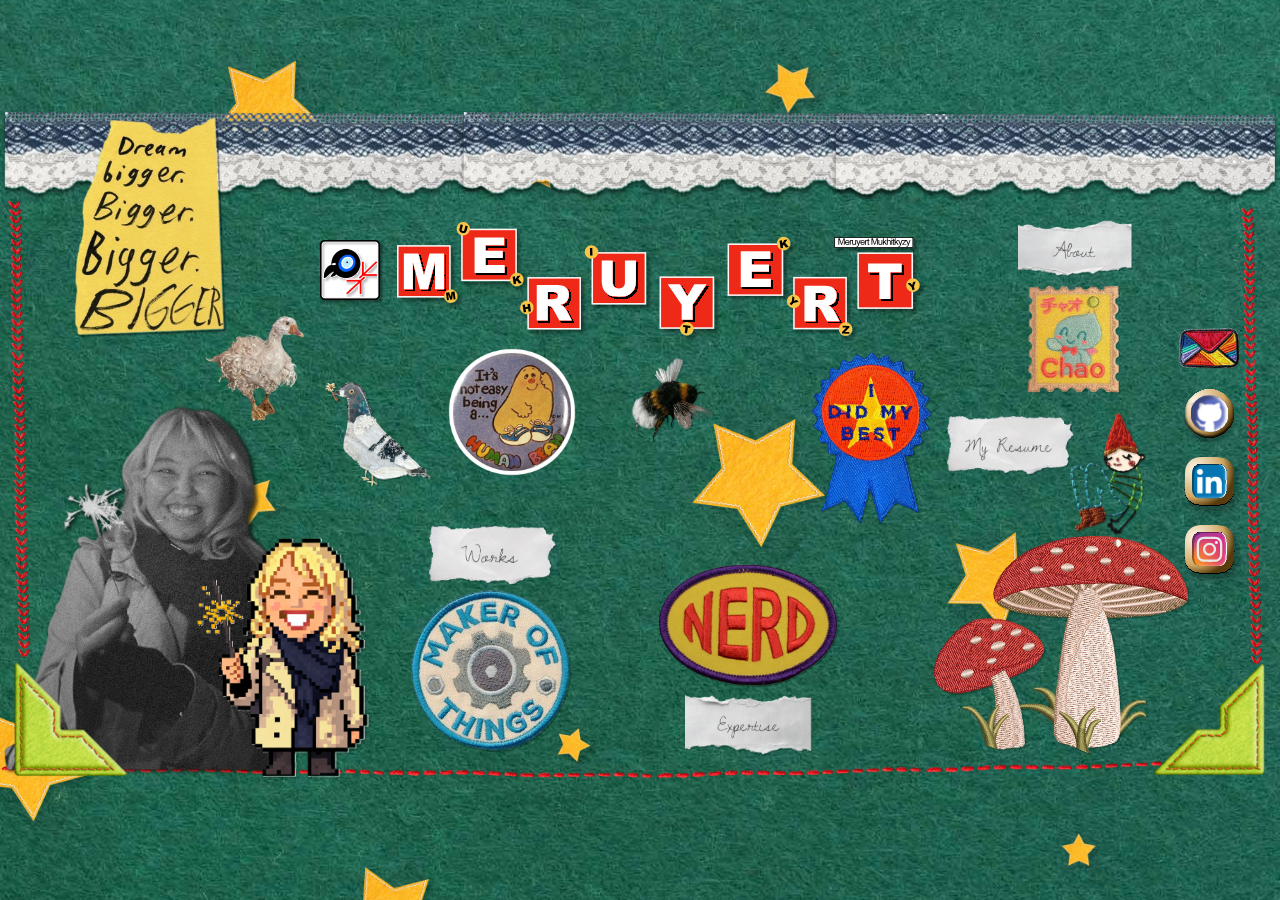
<file: index.html>
<!DOCTYPE html>
<html lang="en">
<head>
  <meta charset="UTF-8">

  <meta name="viewport" content="width=device-width, initial-scale=1.0">

  <title>Meruyert Mukhitkyzy</title>

  <link rel="icon" type="image/x-icon" href="./landing/logo.svg">

  <meta name="description" content="Personal Website">
  <meta name="keywords" content="portfolio, project management, PR, brand management, marketing, digital design">
  <meta name="author" content="Meruyert Mukhitkyzy">

  <link rel="stylesheet" href="./landing.css">
</head>

<body>

  <!-- DESKTOP / TABLET LANDING -->
  <main class="desktop-landing" aria-label="Meruyert Mukhitkyzy personal website landing page">

    <div class="item eyebrow">
      <img src="./landing/eyebrow.png" alt="">
    </div>

    <div class="item header">
      <img src="./landing/header.svg" alt="Meruyert">
    </div>

    <div class="item logo">
      <img src="./landing/logo.svg" alt="">
    </div>

    <div class="item dreambigger">
      <img src="./landing/dreambigger.png" alt="">
    </div>

    <div class="item me">
      <img src="./landing/me.png" alt="">
    </div>

    <div class="item frame1">
      <img src="./landing/frame1.png" alt="">
    </div>

    <div class="item frame2">
      <img src="./landing/frame2.png" alt="">
    </div>

    <div class="item stitches-bottom">
      <img src="./landing/stitches1.png" alt="">
    </div>

    <div class="item stitches-left">
      <img src="./landing/stitches2.png" alt="">
    </div>

    <div class="item stitches-right">
      <img src="./landing/stitches2.png" alt="">
    </div>

    <div class="item works-picture">
      <img src="./landing/works_picture.png" alt="">
    </div>

    <div class="item skills-picture">
      <img src="./landing/skills_picture.png" alt="">
    </div>

    <div class="item resume-picture">
      <img src="./landing/my_resume_picture.png" alt="">
    </div>

    <div class="item about-picture">
      <img src="./landing/about_me_picture.png" alt="">
    </div>

    <div class="item mushrooms">
      <img src="./landing/mushrooms.png" alt="">
    </div>

    <div class="item dove">
      <img src="./landing/dove.png" alt="">
    </div>

    <div class="item duck">
      <img src="./landing/duck.png" alt="">
    </div>

    <div class="item bee">
      <img src="./landing/bee.png" alt="">
    </div>

    <div class="item boy">
      <img src="./landing/boy.png" alt="">
    </div>

    <div class="item human">
      <img src="./landing/human.png" alt="">
    </div>

    <a class="item works-note" href="./works.html#works">
      <img src="./landing/works_note.png" alt="Go to works page">
    </a>

    <a class="item resume-note" href="./works.html#work-with-me">
      <img src="./landing/my_resume_note.png" alt="Go to resume page">
    </a>

    <a class="item skills-note" href="./works.html#expertise">
      <img src="./landing/skills_note.png" alt="Go to expertise page">
    </a>

    <a class="item about-note" href="./works.html#about">
      <img src="./landing/about_me_note.png" alt="Go to about page">
    </a>

    <a class="item envelope" href="mailto:meruyertmukhitkyzy@gmail.com" target="_blank" aria-label="Email">
      <img src="./landing/envelope.png" alt="">
    </a>

    <a class="item github" href="https://github.com/meruyertmukhitkyzy/" target="_blank" aria-label="GitHub">
      <img src="./landing/github.svg" alt="">
    </a>

    <a class="item linkedin" href="https://www.linkedin.com/in/meruyert-mukhitkyzy-608262357/" target="_blank" aria-label="LinkedIn">
      <img src="./landing/linkedin.svg" alt="">
    </a>

    <a class="item instagram" href="https://www.instagram.com/tadpole_into_frog/" target="_blank" aria-label="Instagram">
      <img src="./landing/instagram.svg" alt="">
    </a>

  </main>


    <!-- MOBILE LANDING -->
  <main class="mobile-landing" aria-label="Mobile landing page">

    <div class="mobile-content">

      <img class="mobile-title" src="./landing/header.svg" alt="Meruyert">

      <nav class="mobile-nav" aria-label="Mobile navigation">

        <a class="mobile-note mobile-about" href="./works.html#about" aria-label="About">
          <img src="./landing/about_me_note.png" alt="About">
        </a>

        <a class="mobile-note mobile-expertise" href="./works.html#expertise" aria-label="Expertise">
          <img src="./landing/skills_note.png" alt="Expertise">
        </a>

        <a class="mobile-note mobile-works" href="./works.html#works" aria-label="Works">
          <img src="./landing/works_note.png" alt="Works">
        </a>

        <a class="mobile-note mobile-myresume" href="./works.html#work-with-me" aria-label="My resume">
          <img src="./landing/my_resume_note.png" alt="My resume">
        </a>

      </nav>

      <div class="mobile-socials">

        <a href="mailto:meruyertmukhitkyzy@gmail.com" target="_blank" aria-label="Email">
          <img src="./landing/envelope.png" alt="">
        </a>

        <a href="https://github.com/meruyertmukhitkyzy/" target="_blank" aria-label="GitHub">
          <img src="./landing/github.svg" alt="">
        </a>

        <a href="https://www.linkedin.com/in/meruyert-mukhitkyzy-608262357/" target="_blank" aria-label="LinkedIn">
          <img src="./landing/linkedin.svg" alt="">
        </a>

        <a href="https://www.instagram.com/tadpole_into_frog/" target="_blank" aria-label="Instagram">
          <img src="./landing/instagram.svg" alt="">
        </a>

      </div>

        <img class="mobile-notfriendly" src="./landing/not_mobile_friendly.png" alt="">

    </div>

  </main>

</body>
</html>
</file>
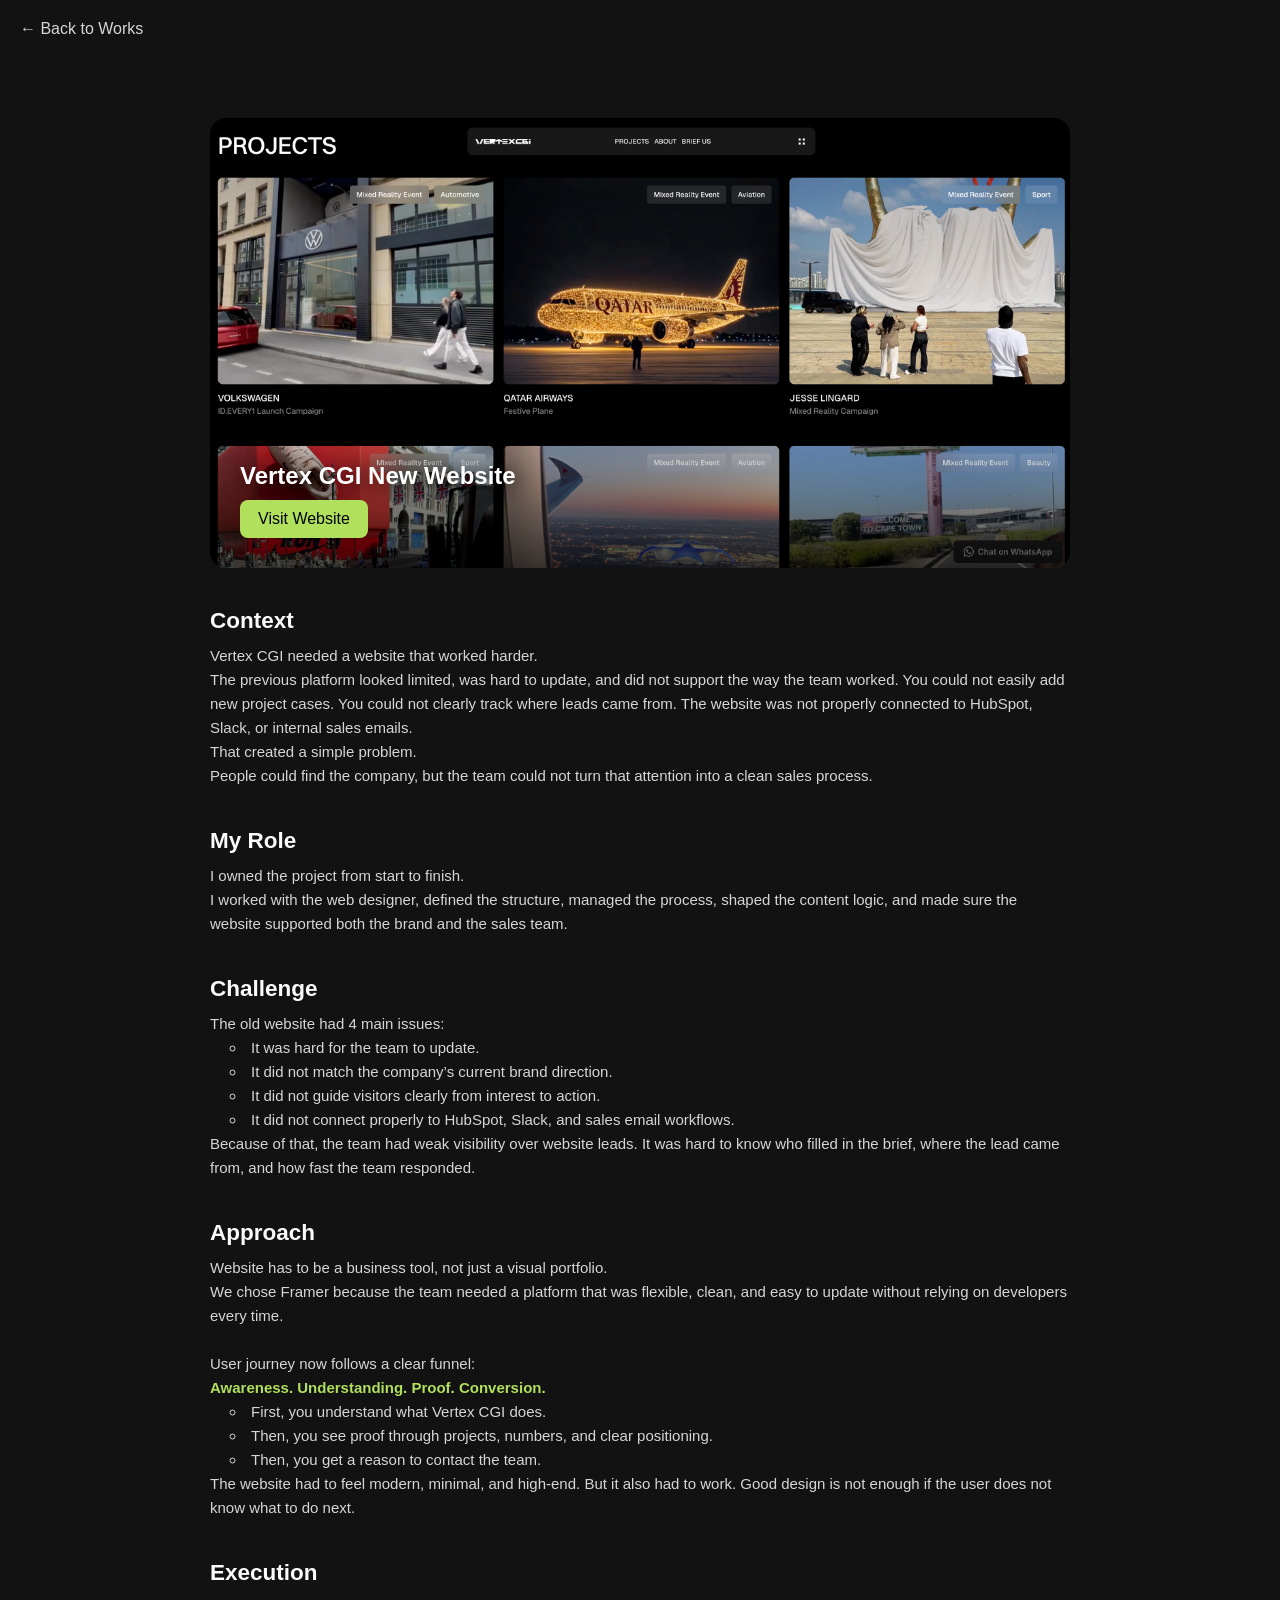
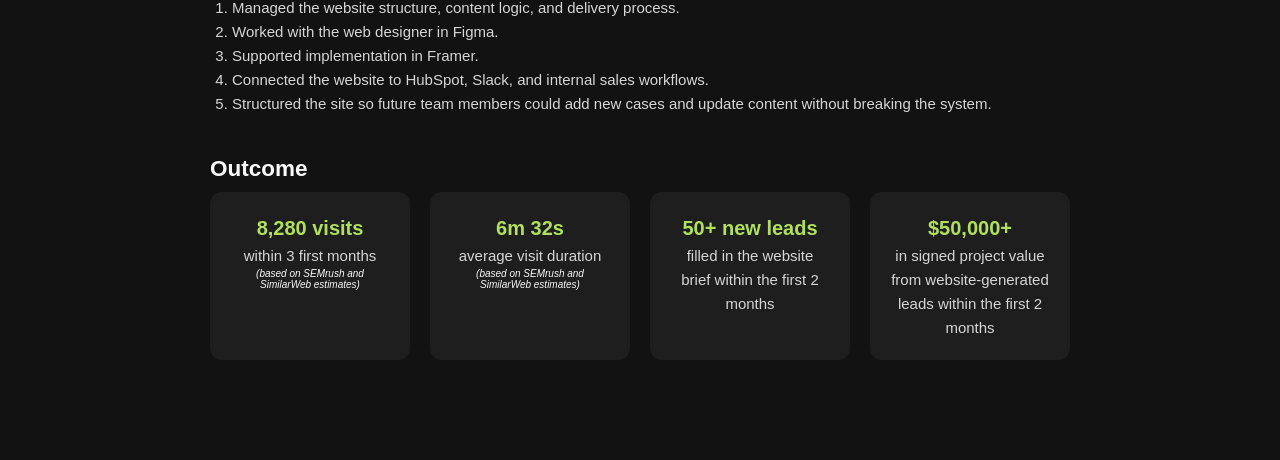
<file: projects/vertex_website/vertex_website.html>
<!DOCTYPE html>
<html lang="en">
<head>
  <meta charset="UTF-8">
  <meta name="viewport" content="width=device-width, initial-scale=1.0">
  <title>Project Name — Vertex CGI</title>

  <!-- your global styles -->
  <link rel="stylesheet" href="../../style.css">

  <!-- project-specific styles -->
  <link rel="stylesheet" href="../projects.css">
</head>

<body>

  <!-- Back -->
  <a href="../../works.html#works" class="back-link">← Back to Works</a>

  <main class="project-container">

    <!-- HERO -->
    <section class="project-hero">
      <img src="hero.png" alt="Project Hero">

      <div class="project-hero-overlay">
        <h1>Vertex CGI New Website</h1>
        <a href="https://vertexcgi.com" target="_blank" class="btn-primary">
          Visit Website
        </a>
      </div>
    </section>

    <!-- CONTEXT -->
    <section class="project-section">
      <h2>Context</h2>
      <p>
        Vertex CGI needed a website that worked harder.
        <br>
        The previous platform looked limited, was hard to update, and did not support the way the team worked. You could not easily add new project cases. You could not clearly track where leads came from. The website was not properly connected to HubSpot, Slack, or internal sales emails.
        <br>
        That created a simple problem.
        <br>
        People could find the company, but the team could not turn that attention into a clean sales process.
      </p>
    </section>

    <!-- MY ROLE -->
    <section class="project-section">
      <h2>My Role</h2>
      <p>
        I owned the project from start to finish.
        <br>
        I worked with the web designer, defined the structure, managed the process, shaped the content logic, and made sure the website supported both the brand and the sales team.
      </p>
    </section>

    <!-- CHALLENGE -->
    <section class="project-section">
      <h2>Challenge</h2>
      <p>The old website had 4 main issues:</p>

      <ul>
        <li>It was hard for the team to update.</li>
        <li>It did not match the company’s current brand direction.</li>
        <li>It did not guide visitors clearly from interest to action.</li>
        <li>It did not connect properly to HubSpot, Slack, and sales email workflows.</li>

      </ul>
      <p>Because of that, the team had weak visibility over website leads. It was hard to know who filled in the brief, where the lead came from, and how fast the team responded.</p>
    </section>

    <!-- APPROACH -->
    <section class="project-section">
      <h2>Approach</h2>
      <p>
        Website has to be a business tool, not just a visual portfolio.
        <br>
        We chose Framer because the team needed a platform that was flexible, clean, and easy to update without relying on developers every time.
        <br>
        <br>
        User journey now follows a clear funnel:
      </p>

        <span>
        Awareness. Understanding. Proof. Conversion.
        </span>

        <ul>
        <li>First, you understand what Vertex CGI does.</li>
        <li>Then, you see proof through projects, numbers, and clear positioning.</li>
        <li>Then, you get a reason to contact the team.</li>
        </ul>
        
        <p>The website had to feel modern, minimal, and high-end. But it also had to work. Good design is not enough if the user does not know what to do next.
        </p>
    </section>

    <!-- EXECUTION -->
    <section class="project-section">
      <h2>Execution</h2>

      <ol type="1">
        <li>Managed the website structure, content logic, and delivery process.</li>
        <li>Worked with the web designer in Figma.</li>
        <li>Supported implementation in Framer.</li>
        <li>Connected the website to HubSpot, Slack, and internal sales workflows.</li>
        <li>Structured the site so future team members could add new cases and update content without breaking the system.</li>
      </ol>

    </section>

    <!-- OUTCOME -->
    <section class="project-section project-metrics">
      <h2>Outcome</h2>

      <div class="metrics-grid">
        <div class="metric">
          <span>8,280 visits</span>
          <p>within 3 first months</p>
          <h1><i>(based on SEMrush and SimilarWeb estimates)</i></h1>
        </div>

        <div class="metric">
          <span>6m 32s</span>
          <p>average visit duration</p>
          <h1><i>(based on SEMrush and SimilarWeb estimates)</i></h1>
        </div>

        <div class="metric">
          <span>50+ new leads</span>
          <p>filled in the website brief within the first 2 months</p>
        </div>

        <div class="metric">
          <span>$50,000+</span>
          <p>in signed project value from website-generated leads within the first 2 months</p>
        </div>

      </div>
    </section>

    <!-- GALLERY
    <section class="project-section">
      <h2>Gallery</h2>

      <div class="project-gallery">
        <img src="assets/1.jpg" alt="">
        <img src="assets/2.jpg" alt="">
        <img src="assets/3.jpg" alt="">
      </div>
    </section>-->

    <!-- LINKS
    <section class="project-section">
      <h2>Links</h2>
      <a href="https://vertexcgi.com" target="_blank">vertexcgi.com</a>
    </section>-->

  </main>

</body>
</html>
</file>
<file: landing.css>
/* ================================
   BASE
================================ */

* {
  box-sizing: border-box;
}

html,
body {
  margin: 0;
  padding: 0;
  width: 100%;
  min-height: 100svh;
}

body {
  background-size: cover;
  background-position: center;
  background-repeat: repeat;
  font-family: Arial, sans-serif;
}

img {
  display: block;
  max-width: 100%;
  height: auto;
  user-select: none;
}

a {
  text-decoration: none;
}


/* ================================
   DESKTOP LANDING
================================ */

body {
  display: grid;
  place-items: center;
  overflow: hidden;
  background-image: url("./landing/background.png");
}

.desktop-landing {
  width: min(100vw, calc(100svh * 1.88));
  aspect-ratio: 1.88 / 1;
  position: relative;
  overflow: hidden;
}

.desktop-landing img {
  width: 100%;
}

.item {
  position: absolute;
}

.item a,
a.item {
  display: block;
}

a.item {
  transition: transform 0.2s ease, filter 0.2s ease;
}

a.item:hover {
  cursor: pointer;
  transform: rotate(var(--hover-rotate, 0deg)) scale(1.03);
}


/* Background / frame */

.eyebrow {
  top: 0;
  left: 0;
  width: 100%;
  z-index: 1;
}

.header {
  top: 15%;
  left: 31%;
  width: 42%;
  z-index: 5;
}

.logo {
  top: 19.2%;
  left: 25%;
  width: 5%;
  z-index: 6;
}

.dreambigger {
  top: 0%;
  left: 5%;
  width: 13.5%;
  z-index: 7;
}

.me {
  bottom: 0.5%;
  left: 0%;
  width: 30%;
  z-index: 8;
}

.frame1 {
  bottom: 2%;
  left: 1%;
  width: 9%;
  z-index: 9;
}

.frame2 {
  bottom: 2%;
  right: 1%;
  width: 9%;
  z-index: 9;
}

.stitches-bottom {
  bottom: 0%;
  left: 0%;
  width: 96%;
  z-index: 2;
}

.stitches-left {
  top: 13%;
  left: 0.5%;
  width: 2.2%;
  z-index: 2;
}

.stitches-right {
  top: 14%;
  right: 1%;
  width: 2.2%;
  z-index: 2;
}


/* Decorative objects */

.works-picture {
  bottom: 5%;
  left: 32%;
  width: 13%;
  z-index: 6;
}

.skills-picture {
  top: 66%;
  left: 51%;
  width: 15%;
  z-index: 6;
}

.resume-picture {
  top: 35%;
  left: 63%;
  width: 10%;
  z-index: 6;
}

.about-picture {
  top: 25%;
  left: 80%;
  width: 8%;
  z-index: 6;
}

.mushrooms {
  bottom: 5%;
  right: 7%;
  width: 20%;
  z-index: 6;
}

.dove {
  top: 39%;
  left: 25%;
  width: 9%;
  z-index: 6;
}

.duck {
  top: 30%;
  left: 16%;
  width: 8%;
  z-index: 6;
}

.bee {
  top: 36%;
  left: 49%;
  width: 7%;
  z-index: 7;
}

.boy {
  bottom: 35%;
  right: 9%;
  width: 9%;
  z-index: 7;
}

.human {
  top: 35%;
  left: 35%;
  width: 10%;
  z-index: 5;
}

/* Clickable notes */

.works-note {
  bottom: 30%;
  left: 33.5%;
  width: 10%;
  z-index: 20;
  --hover-rotate: -5deg;
}

.resume-note {
  top: 45%;
  left: 74%;
  width: 10%;
  z-index: 20;
  --hover-rotate: -5deg;
}

.skills-note {
  top: 85%;
  left: 53.5%;
  width: 10%;
  z-index: 20;
  --hover-rotate: 5deg;
}

.about-note {
  top: 16%;
  left: 79.5%;
  width: 9%;
  z-index: 20;
  --hover-rotate: 5deg;
}


/* Social icons */

.envelope {
  top: 32%;
  right: 3%;
  width: 5%;
  z-index: 20;
  --hover-rotate: 5deg;
}

.github {
  top: 41%;
  right: 3.2%;
  width: 4.5%;
  z-index: 20;
  --hover-rotate: -10deg;
}

.linkedin {
  top: 51%;
  right: 3%;
  width: 4.5%;
  z-index: 20;
  --hover-rotate: 10deg;
}

.instagram {
  top: 61%;
  right: 3%;
  width: 4.5%;
  z-index: 20;
  --hover-rotate: -10deg;
}


/* Hide mobile version by default */

.mobile-landing {
  display: none;
}


/* ================================
   MOBILE LANDING
================================ */

@media (max-width: 700px) {

  body {
    display: block;
    overflow-x: hidden;
    overflow-y: auto;
    min-height: 100svh;
    background-image: url("./landing/background_mobile.jpeg");
    background-size: cover;
    background-position: center;
    background-repeat: no-repeat;
  }

  .desktop-landing {
    display: none;
  }

  .mobile-landing {
    display: block;
    min-height: 100svh;
    padding: 24px 18px 40px;
    position: relative;
    overflow: hidden;
  }

  .mobile-landing img {
    display: block;
    height: auto;
    user-select: none;
  }

  .mobile-content {
    position: relative;
    z-index: 5;
    min-height: calc(100svh - 64px);
    padding-top: 5%;
  }

  .mobile-title {
    width: 100%;
    max-width: 100%;
    margin-bottom: 20px;
  }

  .mobile-nav {
    display: flex;
    flex-direction: column;
    align-items: flex-end;
    gap: 6px;

    width: 100%;
    margin-top: 10px;
    margin-bottom: 24px;
  }

  .mobile-note {
    display: block;
    width: 50vw;
    max-width: 50vw;
    min-width: 0;
  }

  .mobile-note img {
    width: 100%;
    max-width: 100%;
  }

  .mobile-about {
    transform: rotate(3deg);
  }

  .mobile-expertise {
    transform: rotate(-2deg);
  }

  .mobile-works {
    transform: rotate(2deg);
  }

  .mobile-myresume {
    transform: rotate(-3deg);
  }

  .mobile-socials {
    display: flex;
    flex-wrap: nowrap;
    gap: 20px;
    align-items: center;
    justify-content: flex-end;
    margin-top: 20px;
    margin-left: 20%;
  }

  .mobile-socials img {
    width: 50px;
    height: 50px;
    object-fit: contain;
  }

  .mobile-notfriendly {
    position: relative;
    left: -5%;
    width: 200px;
    max-width: 70%;
    z-index: 2;
  }
}
</file>
<file: style.css>
/*-----------------------------------*\
  #CUSTOM PROPERTY
\*-----------------------------------*/

:root {

/**
   * colors
   */

  /* gradient */

  --bg-gradient-onyx: linear-gradient(
    to bottom right, 
    hsl(240, 1%, 25%) 3%, 
    hsl(0, 0%, 19%) 97%
  );

  --bg-gradient-jet: linear-gradient(
    to bottom right, 
    hsla(240, 1%, 18%, 0.251) 0%, 
    hsla(240, 2%, 11%, 0) 100%
  ), hsl(240, 2%, 13%);

    --bg-gradient-yellow-1: linear-gradient(
    to bottom right,
    hsl(82, 68%, 62%) 0%,
    hsla(105, 55%, 55%, 0) 50%
    );

    --bg-gradient-yellow-2: linear-gradient(
    135deg,
    hsla(82, 68%, 62%, 0.251) 0%,
    hsla(105, 55%, 55%, 0) 59.86%
    ), hsl(240, 2%, 13%);

  --border-gradient-onyx: linear-gradient(
    to bottom right, 
    hsl(0, 0%, 25%) 0%, 
    hsla(0, 0%, 25%, 0) 50%
  );

    --text-gradient-yellow: linear-gradient(
    to right,
    hsl(82, 68%, 62%),
    hsl(105, 55%, 55%)
    );

  /* solid */

  --jet: hsl(0, 0%, 22%);
  --onyx: hsl(240, 1%, 17%);
  --eerie-black-1: hsl(240, 2%, 13%);
  --eerie-black-2: hsl(240, 2%, 12%);
  --smoky-black: hsl(0, 0%, 7%);
  --white-1: hsl(0, 0%, 100%);
  --white-2: hsl(0, 0%, 98%);

    --orange-yellow-crayola: hsl(82, 68%, 62%);
    --vegas-gold: hsl(82, 38%, 55%);

  --light-gray: hsl(0, 0%, 84%);
  --light-gray-70: hsla(0, 0%, 84%, 0.7);
  --bittersweet-shimmer: hsl(0, 43%, 51%);

  /**
   * typography
   */

  /* font-family */
  --ff-poppins: 'Poppins', sans-serif;

  /* font-size */
  --fs-1: 24px;
  --fs-2: 18px;
  --fs-3: 18px;
  --fs-4: 16px;
  --fs-5: 15px;
  --fs-6: 14px;
  --fs-7: 13px;
  --fs-8: 11px;

  /* font-weight */
  --fw-300: 300;
  --fw-400: 400;
  --fw-500: 500;
  --fw-600: 600;

  /**
   * shadow
   */
  
  --shadow-1: -4px 8px 24px hsla(0, 0%, 0%, 0.25);
  --shadow-2: 0 16px 30px hsla(0, 0%, 0%, 0.25);
  --shadow-3: 0 16px 40px hsla(0, 0%, 0%, 0.25);
  --shadow-4: 0 25px 50px hsla(0, 0%, 0%, 0.15);
  --shadow-5: 0 24px 80px hsla(0, 0%, 0%, 0.25);

  /**
   * transition
   */

  --transition-1: 0.25s ease;
  --transition-2: 0.5s ease-in-out;

}





/*-----------------------------------*\
  #RESET
\*-----------------------------------*/

*, *::before, *::after {
  margin: 0;
  padding: 0;
  box-sizing: border-box;
}

a { text-decoration: none; }

li { list-style: none; }

img, ion-icon, a, button, time, span { display: block; }

button {
  font: inherit;
  background: none;
  border: none;
  text-align: left;
  cursor: pointer;
}

input, textarea {
  display: block;
  width: 100%;
  background: none;
  font: inherit;
}

::selection {
  background: var(--orange-yellow-crayola);
  color: var(--smoky-black);
}

:focus { outline-color: var(--orange-yellow-crayola); }

html { font-family: var(--ff-poppins); }

body { background: var(--smoky-black); }


.home {
    display: flex;
    padding: 10px 15px 0px 30px;
    font-size: var(--fs-5);
    font-weight: var(--fw-500);
    color: #ffffff;
    cursor: pointer;
    align-items: center;
    gap: 0px;
}

.home:hover {
    cursor: pointer;
    gap: 15px;
    padding: 10px 15px 0px 15px;
}


/*-----------------------------------*\
  #REUSED STYLE
\*-----------------------------------*/

.sidebar,
article {
  background: var(--eerie-black-2);
  border: 1px solid var(--jet);
  border-radius: 20px;
  padding: 15px;
  box-shadow: var(--shadow-1);
  z-index: 1;
}

.separator {
  width: 100%;
  height: 1px;
  background: var(--jet);
  margin: 16px 0;
}

.icon-box {
  position: relative;
  background: var(--border-gradient-onyx);
  width: 30px;
  height: 30px;
  border-radius: 8px;
  display: flex;
  justify-content: center;
  align-items: center;
  font-size: 16px;
  color: var(--orange-yellow-crayola);
  box-shadow: var(--shadow-1);
  z-index: 1;
}

.icon-box::before {
  content: "";
  position: absolute;
  inset: 1px;
  background: var(--eerie-black-1);
  border-radius: inherit;
  z-index: -1;
}

.icon-box ion-icon { --ionicon-stroke-width: 35px; }

article { display: none; }

article.active {
  display: block;
  animation: fade 0.5s ease backwards;
}

@keyframes fade {
  0% { opacity: 0; }
  100% { opacity: 1; }
}

.h2,
.h3,
.h4,
.h5 {
  color: var(--white-2);
  text-transform: capitalize;
}

.h2 { font-size: var(--fs-1); }

.h3 { font-size: var(--fs-2); }

.h4 { font-size: var(--fs-4); }

.h5 {
  font-size: var(--fs-7);
  font-weight: var(--fw-500);
}

.article-title {
  position: relative;
  padding-bottom: 7px;
}

.article-title::after {
  content: "";
  position: absolute;
  bottom: 0;
  left: 0;
  width: 30px;
  height: 3px;
  background: var(--text-gradient-yellow);
  border-radius: 3px;
}

.has-scrollbar::-webkit-scrollbar {
  width: 5px; /* for vertical scrollbar */
  height: 5px; /* for horizontal scrollbar */
}

.has-scrollbar::-webkit-scrollbar-track {
  background: var(--onyx);
  border-radius: 5px;
}

.has-scrollbar::-webkit-scrollbar-thumb {
  background: var(--orange-yellow-crayola);
  border-radius: 5px;
}

.has-scrollbar::-webkit-scrollbar-button { width: 20px; }

.content-card {
  position: relative;
  background: var(--border-gradient-onyx);
  padding: 15px;
  padding-top: 45px;
  border-radius: 14px;
  box-shadow: var(--shadow-2);
  cursor: pointer;
  z-index: 1;
}

.content-card::before {
  content: "";
  position: absolute;
  inset: 1px;
  background: var(--bg-gradient-jet);
  border-radius: inherit;
  z-index: -1;
}





/*-----------------------------------*\
  #MAIN
\*-----------------------------------*/

main {
  margin: 5px 12px;
  margin-bottom: 75px;
  min-width: 259px;
}





/*-----------------------------------*\
  #SIDEBAR
\*-----------------------------------*/

.sidebar {
  margin-bottom: 15px;
  max-height: 130px;
  overflow: hidden;
  transition: var(--transition-2);
}

.sidebar.active { max-height: 600px; }

.sidebar-info {
  position: relative;
  display: flex;
  justify-content: flex-start;
  align-items: center;
  gap: 15px;
}

.avatar-box {
  background: var(--bg-gradient-onyx);
  border-radius: 20px;
}

.info-content {
    margin-right: 10px;
}

.info-content .name {
  color: var(--white-2);
  font-size: var(--fs-3);
  font-weight: var(--fw-500);
  letter-spacing: -0.25px;
  margin-bottom: 10px;
  line-height: 1.2;
}

.info-content .CTA {
  color: var(--onyx);
  background: var(--orange-yellow-crayola);
  font-size: var(--fs-8);
  font-weight: var(--fw-300);
  width: max-content;
  padding: 3px 12px;
  border-radius: 8px;
}

.info-content .focus {
    color: var(--orange-yellow-crayola);
    font-size: var(--fs-8);
    font-weight: var(--fw-300);
    width: max-content;
}

.info_more-btn {
  position: absolute;
  top: -15px;
  right: -15px;
  border-radius: 0 15px;
  font-size: 13px;
  color: var(--orange-yellow-crayola);
  background: var(--border-gradient-onyx);
  padding: 10px;
  box-shadow: var(--shadow-2);
  transition: var(--transition-1);
  z-index: 1;
}

.info_more-btn::before {
  content: "";
  position: absolute;
  inset: 1px;
  border-radius: inherit;
  background: var(--bg-gradient-jet);
  transition: var(--transition-1);
  z-index: -1;
}

.info_more-btn:hover,
.info_more-btn:focus { background: var(--bg-gradient-yellow-1); }

.info_more-btn:hover::before,
.info_more-btn:focus::before { background: var(--bg-gradient-yellow-2); }

.info_more-btn span { display: none; }

.sidebar-info_more {
  opacity: 0;
  visibility: hidden;
  transition: var(--transition-2);
}

.sidebar.active .sidebar-info_more {
  opacity: 1;
  visibility: visible;
}

.contacts-list {
  display: grid;
  grid-template-columns: 1fr;
  gap: 16px;
}

.contact-item {
  min-width: 100%;
  display: flex;
  align-items: center;
  gap: 16px;
}

.contact-info {
  max-width: calc(100% - 46px);
  width: calc(100% - 46px);
}

.contact-title {
  color: var(--light-gray-70);
  font-size: var(--fs-8);
  text-transform: uppercase;
  margin-bottom: 2px;
}

.contact-info :is(.contact-link, time, address) {
  color: var(--white-2);
  font-size: var(--fs-7);
}

.contact-info address { font-style: normal; }

.social-list {
  display: flex;
  justify-content: flex-start;
  align-items: center;
  gap: 15px;
  padding-bottom: 4px;
  padding-left: 7px;
}

.social-item .social-link {
  color: var(--light-gray-70);
  font-size: 18px;
}


.social-item .social-link:hover { color: var(--light-gray); }





/*-----------------------------------*\
  #NAVBAR
\*-----------------------------------*/

.navbar {
  position: fixed;
  bottom: 0;
  left: 0;
  width: 100%;
  background: hsla(240, 1%, 17%, 0.75);
  backdrop-filter: blur(10px);
  border: 1px solid var(--jet);
  border-radius: 12px 12px 0 0;
  box-shadow: var(--shadow-2);
  z-index: 5;
}

.navbar-list {
  display: flex;
  flex-wrap: wrap;
  justify-content: center;
  align-items: center;
  padding: 0 10px;
}

.navbar-link {
  color: var(--light-gray);
  font-size: var(--fs-8);
  padding: 20px 7px;
  transition: color var(--transition-1);
}

.navbar-link:hover,
.navbar-link:focus { color: var(--light-gray-70); }

.navbar-link.active { color: var(--orange-yellow-crayola); }





/*-----------------------------------*\
  #ABOUT
\*-----------------------------------*/

.about .article-title { margin-bottom: 15px; }

.about-text {
  color: var(--light-gray);
  font-size: var(--fs-6);
  font-weight: var(--fw-300);
  line-height: 1.6;
}

.about-text p { margin-bottom: 15px; }



/**
 * #service 
 */

.service { margin-bottom: 35px; }

.service-title { margin-bottom: 20px; }

.service-list {
  display: grid;
  grid-template-columns: 1fr;
  gap: 20px;
}

.service-item {
  position: relative;
  background: var(--border-gradient-onyx);
  padding: 20px;
  border-radius: 14px;
  box-shadow: var(--shadow-2);
  z-index: 1;
}

.service-item::before {
  content: "";
  position: absolute;
  inset: 1px;
  background: var(--bg-gradient-jet);
  border-radius: inherit;
  z-index: -1;
}

.service-icon-box { margin-bottom: 10px; }

.service-icon-box img { margin: auto; }

.service-content-box { text-align: center; }

.service-item-title { margin-bottom: 7px; }

.service-item-text {
  color: var(--light-gray);
  font-size: var(--fs-6);;
  font-weight: var(--fw-300);
  line-height: 1.6;
}

/**
 * #testimonials 
 */

.testimonials { margin-bottom: 30px; }

.testimonials-title { margin-bottom: 20px; }

.testimonials-list {
  display: flex;
  justify-content: flex-start;
  align-items: flex-start;
  gap: 15px;
  margin: 0 -15px;
  padding: 25px 15px;
  padding-bottom: 35px;
  overflow-x: auto;
  scroll-behavior: smooth;
  overscroll-behavior-inline: contain;
  scroll-snap-type: inline mandatory;
}

.testimonials-item {
  min-width: 100%;
  scroll-snap-align: center;
}

.testimonials-avatar-box {
  position: absolute;
  top: 0;
  left: 0;
  transform: translate(15px, -25px);
  background: var(--bg-gradient-onyx);
  border-radius: 14px;
  box-shadow: var(--shadow-1);
}

.testimonials-item-title { margin-bottom: 7px; }

.testimonials-text {
  color: var(--light-gray);
  font-size: var(--fs-6);
  font-weight: var(--fw-300);
  line-height: 1.6;
  display: -webkit-box;
  line-clamp: 4;
  -webkit-line-clamp: 4;
  -webkit-box-orient: vertical;
  overflow: hidden;
}


/**
 * #testimonials-modal
 */

.modal-container {
  position: fixed;
  top: 0;
  left: 0;
  width: 100%;
  height: 100%;
  display: flex;
  justify-content: center;
  align-items: center;
  overflow-y: auto;
  overscroll-behavior: contain;
  z-index: 20;
  pointer-events: none;
  visibility: hidden;
}

.testimonials-modal::-webkit-scrollbar {display: none;}

.modal-container.active {
  pointer-events: all;
  visibility: visible;
}

.overlay {
  position: fixed;
  top: 0;
  left: 0;
  width: 100%;
  height: 100vh;
  background: hsl(0, 0%, 5%);
  opacity: 0;
  visibility: hidden;
  pointer-events: none;
  z-index: 1;
  transition: var(--transition-1);
}

.overlay.active {
  opacity: 0.8;
  visibility: visible;
  pointer-events: all;
}

.testimonials-modal {
  background: var(--eerie-black-2);
  position: relative;
  padding: 15px;
  margin: 15px 12px;
  border: 1px solid var(--jet);
  border-radius: 14px;
  box-shadow: var(--shadow-5);
  transform: scale(1.2);
  opacity: 0;
  transition: var(--transition-1);
  z-index: 2;
}

.modal-container.active .testimonials-modal {
  transform: scale(1);
  opacity: 1;
}

.modal-close-btn {
  position: absolute;
  top: 15px;
  right: 15px;
  background: var(--onyx);
  border-radius: 8px;
  width: 32px;
  height: 32px;
  display: flex;
  justify-content: center;
  align-items: center;
  color: var(--white-2);
  font-size: 18px;
  opacity: 0.7;
}

.modal-close-btn:hover,
.modal-close-btn:focus { opacity: 1; }

.modal-close-btn ion-icon { --ionicon-stroke-width: 50px; }

.modal-avatar-box {
  background: var(--bg-gradient-onyx);
  width: max-content;
  border-radius: 14px;
  margin-bottom: 15px;
  box-shadow: var(--shadow-2);
}

.modal-img-wrapper > img { display: none; }

.modal-title { margin-bottom: 4px; }

.modal-content {
  max-height: 60vh;
  overflow-y: auto;
  padding-right: 10px;
}

.modal-content::-webkit-scrollbar {
  width: 6px;
}

.modal-content::-webkit-scrollbar-track {
  background: transparent;
}

.modal-content::-webkit-scrollbar-thumb {
  background: var(--orange-yellow-crayola);
  border-radius: 10px;
}

.modal-content p {
  color: var(--light-gray);
  font-size: var(--fs-6);
  font-weight: var(--fw-300);
  line-height: 1.6;
  margin-bottom: 10px;
}

.modal-content dt {
  color: var(--vegas-gold);
  font-size: var(--fs-6);
  font-weight: var(--fw-500);
  line-height: 1.6;
}

dt::after {
    content: ":";
}

.modal-content dd {
  color: var(--light-gray);
  font-size: var(--fs-6);
  font-weight: var(--fw-300);
  line-height: 1.6;
  margin-bottom: 10px;
}



/**
 * #clients 
 */

.clients { margin-bottom: 15px; }

.clients-list {
  display: flex;
  justify-content: flex-start;
  align-items: flex-start;
  gap: 15px;
  margin: 0 -15px;
  padding: 25px;
  padding-bottom: 25px;
  overflow-x: auto;
  scroll-behavior: smooth;
  overscroll-behavior-inline: contain;
  scroll-snap-type: inline mandatory;
  scroll-padding-inline: 25px;
}

.clients-item {
  min-width: 50%;
  scroll-snap-align: start;
}

.clients-item img {
  width: 100%;
  filter: grayscale(1);
  transition: var(--transition-1);
}

.clients-item img:hover { filter: grayscale(0); }


/**
 * #beyond
 */

.beyond {
  margin-bottom: 35px;
}

.beyond-title {
  margin-bottom: 20px;
}

.beyond-card {
  position: relative;
  background: var(--border-gradient-onyx);
  padding: 20px;
  border-radius: 14px;
  box-shadow: var(--shadow-2);
  z-index: 1;
}

.beyond-card::before {
  content: "";
  position: absolute;
  inset: 1px;
  background: var(--bg-gradient-jet);
  border-radius: inherit;
  z-index: -1;
}

.beyond-text {
  color: var(--light-gray);
  font-size: var(--fs-6);
  font-weight: var(--fw-300);
  line-height: 1.6;
  margin-bottom: 20px;
}

.beyond-text p:not(:last-child) {
  margin-bottom: 12px;
}

/* fun facts */

.fun-facts-list {
  display: grid;
  gap: 12px;
}

.fun-fact-item {
  display: flex;
  align-items: center;
  gap: 12px;
}

.fun-icon-box {
  position: relative;
  background: var(--border-gradient-onyx);
  width: 34px;
  height: 34px;
  min-width: 34px;
  border-radius: 8px;
  display: flex;
  justify-content: center;
  align-items: center;
  box-shadow: var(--shadow-1);
}

.fun-icon-box::before {
  content: "";
  position: absolute;
  inset: 1px;
  background: var(--eerie-black-1);
  border-radius: inherit;
  z-index: -1;
}

.fun-icon-box img {
  width: 18px;
  height: 18px;
  object-fit: contain;
}

.fun-fact-item p {
  color: var(--light-gray);
  font-size: var(--fs-6);
  font-weight: var(--fw-300);
}


/*-----------------------------------*\
  #EXPERTISE
\*-----------------------------------*/

.article-title { margin-bottom: 30px; }

.focus {
  margin-bottom: 5px;
}

.focus-title {
  margin-bottom: 20px;
}

.focus-grid {
  display: grid;
  grid-template-columns: 1fr;
  gap: 16px;
}

.focus-item {
  position: relative;
  background: var(--border-gradient-onyx);
  padding: 18px;
  border-radius: 14px;
  box-shadow: var(--shadow-2);
  z-index: 1;
}

.focus-item::before {
  content: "";
  position: absolute;
  inset: 1px;
  background: var(--bg-gradient-jet);
  border-radius: inherit;
  z-index: -1;
}

.focus-tag {
  display: inline-block;
  width: fit-content;
  background: var(--text-gradient-yellow);
  color: var(--smoky-black);
  font-size: var(--fs-8);
  font-weight: var(--fw-600);
  letter-spacing: 0.2px;
  text-transform: uppercase;
  padding: 5px 10px;
  border-radius: 999px;
  margin-bottom: 12px;
}

.focus-item p {
  color: var(--light-gray);
  font-size: var(--fs-6);
  font-weight: var(--fw-300);
  line-height: 1.6;
}

/**
 * #selected impact
 */

.impact {
  margin-bottom: 35px;
}

.impact-title {
  margin-bottom: 20px;
}

.impact-list {
  display: grid;
  grid-template-columns: 1fr;
  gap: 15px;
}

.impact-item {
  position: relative;
  background: var(--border-gradient-onyx);
  padding: 18px;
  border-radius: 14px;
  box-shadow: var(--shadow-2);
  z-index: 1;
}

.impact-item::before {
  content: "";
  position: absolute;
  inset: 1px;
  background: var(--bg-gradient-jet);
  border-radius: inherit;
  z-index: -1;
}

.impact-number {
  color: var(--orange-yellow-crayola);
  font-size: 22px;
  font-weight: var(--fw-600);
  line-height: 1.2;
  margin-bottom: 8px;
}

.impact-item p {
  color: var(--light-gray);
  font-size: var(--fs-6);
  font-weight: var(--fw-300);
  line-height: 1.6;
}

/**
 * education and experience 
 */

.timeline { margin-bottom: 30px; }

.timeline .title-wrapper {
  display: flex;
  align-items: center;
  gap: 15px;
  margin-bottom: 25px;
}

.timeline-list {
  font-size: var(--fs-6);
  margin-left: 45px;
}

.timeline-item { position: relative; }

.timeline-item:not(:last-child) { margin-bottom: 20px; }

.timeline-item-title {
  font-size: var(--fs-6);
  line-height: 1.3;
  margin-bottom: 7px;
}

.timeline-list span {
  color: var(--vegas-gold);
  font-weight: var(--fw-400);
  line-height: 1.6;
}

.timeline-item:not(:last-child)::before {
  content: "";
  position: absolute;
  top: -25px;
  left: -30px;
  width: 1px;
  height: calc(100% + 50px);
  background: var(--jet);
}

.timeline-item::after {
  content: "";
  position: absolute;
  top: 5px;
  left: -33px;
  height: 6px;
  width: 6px;
  background: var(--text-gradient-yellow);
  border-radius: 50%;
  box-shadow: 0 0 0 4px var(--jet);
}

.timeline-text {
  color: var(--light-gray);
  font-weight: var(--fw-300);
  line-height: 1.6;
}

.timeline-tags {
  display: flex;
  flex-wrap: wrap;
  gap: 8px;
  margin-top: 12px;
}

.timeline-tags li {
  color: var(--orange-yellow-crayola);
  background: hsla(45, 100%, 72%, 0.08);
  border: 1px solid hsla(45, 100%, 72%, 0.18);
  padding: 5px 12px;
  border-radius: 999px;
  font-size: var(--fs-8);
  font-weight: var(--fw-500);
  line-height: 1.4;
  width: max-content;
}

.timeline-tags li:hover {
  background: hsla(45, 100%, 72%, 0.14);
}

.collapsible-timeline details {
  position: relative;
  background: var(--border-gradient-onyx);
  border-radius: 14px;
  padding: 18px;
  box-shadow: var(--shadow-2);
  z-index: 1;
}

.collapsible-timeline details::before {
  content: "";
  position: absolute;
  inset: 1px;
  background: var(--bg-gradient-jet);
  border-radius: inherit;
  z-index: -1;
}

.collapsible-timeline summary {
  display: flex;
  justify-content: space-between;
  align-items: center;
  gap: 12px;
  cursor: pointer;
  list-style: none;
}

.collapsible-timeline summary::-webkit-details-marker {
  display: none;
}

.collapsible-timeline .title-wrapper {
  margin-bottom: 0;
}

.collapsible-timeline details[open] .title-wrapper {
  margin-bottom: 25px;
}

.timeline-chevron {
  color: var(--orange-yellow-crayola);
  font-size: 20px;
  flex-shrink: 0;
  transition: transform var(--transition-1);
}

.collapsible-timeline details[open] .timeline-chevron {
  transform: rotate(180deg);
}

.collapsible-timeline .timeline-list {
  margin-top: 5px;
}


/**
 * expertise 
 */

.expertise-title { margin-bottom: 20px; }

.expertise-list { padding: 20px; }


.expertise-item:not(:last-child) { margin-bottom: 15px; }



/*-----------------------------------*\
  #WORKS
\*-----------------------------------*/

.works-construction-banner {
  position: relative;
  display: flex;
  align-items: center;
  gap: 16px;
  margin: -10px 0 30px auto; /* pushes it to the right */
  max-width: 430px;
  padding: 14px 18px;
  border-radius: 16px;
  background: var(--border-gradient-onyx);
  box-shadow: var(--shadow-2);
  z-index: 1;
}

.works-construction-banner::before {
  content: "";
  position: absolute;
  inset: 1px;
  border-radius: inherit;
  background: var(--bg-gradient-jet);
  z-index: -1;
}

.works-construction-banner img {
  width: 72px;
  height: 72px;
  object-fit: cover;
  border-radius: 12px;
  flex-shrink: 0;
}

.works-construction-text h3 {
  color: var(--white-2);
  font-size: var(--fs-5);
  font-weight: var(--fw-600);
  line-height: 1.2;
  margin-bottom: 4px;
}

.works-construction-text p {
  color: var(--light-gray);
  font-size: var(--fs-7);
  line-height: 1.5;
}

.filter-list { display: none; }

.filter-select-box {
  position: relative;
  margin-bottom: 25px;
}

.filter-select {
  background: var(--eerie-black-2);
  color: var(--light-gray);
  display: flex;
  justify-content: space-between;
  align-items: center;
  width: 100%;
  padding: 12px 16px;
  border: 1px solid var(--jet);
  border-radius: 14px;
  font-size: var(--fs-6);
  font-weight: var(--fw-300);
}

.filter-select.active .select-icon { transform: rotate(0.5turn); }

.select-list {
  background: var(--eerie-black-2);
  position: absolute;
  top: calc(100% + 6px);
  width: 100%;
  padding: 6px;
  border: 1px solid var(--jet);
  border-radius: 14px;
  z-index: 2;
  opacity: 0;
  visibility: hidden;
  pointer-events: none;
  transition: 0.15s ease-in-out;
}

.filter-select.active + .select-list {
  opacity: 1;
  visibility: visible;
  pointer-events: all;
}

.select-item button {
  background: var(--eerie-black-2);
  color: var(--light-gray);
  font-size: var(--fs-6);
  font-weight: var(--fw-300);
  text-transform: capitalize;
  width: 100%;
  padding: 8px 10px;
  border-radius: 8px;
}

.select-item button:hover { --eerie-black-2: hsl(240, 2%, 20%); }

.project-list {
  display: grid;
  grid-template-columns: 1fr;
  gap: 30px;
  margin-bottom: 10px;
}

.project-item { display: none; }

.project-item.active {
  display: block;
  animation: scaleUp 0.25s ease forwards;
}

@keyframes scaleUp {
  0% { transform: scale(0.5); }
  100% { transform: scale(1); }
}

.project-item > a { width: 100%; }

.project-img {
  position: relative;
  width: 100%;
  height: 200px;
  border-radius: 16px;
  overflow: hidden;
  margin-bottom: 15px;
}

.project-img::before {
  content: "";
  position: absolute;
  top: 0;
  left: 0;
  width: 100%;
  height: 100%;
  background: transparent;
  z-index: 1;
  transition: var(--transition-1);
}

.project-item > a:hover .project-img::before { background: hsla(0, 0%, 0%, 0.5); }

.project-item-icon-box {
  --scale: 0.8;

  background: var(--jet);
  color: var(--orange-yellow-crayola);
  position: absolute;
  top: 50%;
  left: 50%;
  transform: translate(-50%, -50%) scale(var(--scale));
  font-size: 20px;
  padding: 18px;
  border-radius: 12px;
  opacity: 0;
  z-index: 1;
  transition: var(--transition-1);
}

.project-item > a:hover .project-item-icon-box {
  --scale: 1;
  opacity: 1;
}

.project-item-icon-box ion-icon { --ionicon-stroke-width: 50px; }

.project-img img {
  width: 100%;
  height: 100%;
  object-fit: cover;
  transition: var(--transition-1);
}

.project-item > a:hover img { transform: scale(1.1); }

.project-title,
.project-category { margin-left: 10px; }

.project-title {
  color: var(--white-2);
  font-size: var(--fs-5);
  font-weight: var(--fw-400);
  text-transform: capitalize;
  line-height: 1.3;
}

.project-category {
  color: var(--light-gray-70);
  font-size: var(--fs-6);
  font-weight: var(--fw-300);
}





/*-----------------------------------*\
  #BLOG
\*-----------------------------------*/

.blog-posts { margin-bottom: 10px; }

.blog-posts-list {
  display: grid;
  grid-template-columns: 1fr;
  gap: 20px;
}

.blog-post-item > a {
  position: relative;
  background: var(--border-gradient-onyx);
  height: 100%;
  box-shadow: var(--shadow-4);
  border-radius: 16px;
  z-index: 1;
}

.blog-post-item > a::before {
  content: "";
  position: absolute;
  inset: 1px;
  border-radius: inherit;
  background: var(--eerie-black-1);
  z-index: -1;
}

.blog-banner-box {
  width: 100%;
  height: 200px;
  border-radius: 12px;
  overflow: hidden;
}

.blog-banner-box img {
  width: 100%;
  height: 100%;
  object-fit: cover;
  transition: var(--transition-1);
}

.blog-post-item > a:hover .blog-banner-box img { transform: scale(1.1); }

.blog-content { padding: 15px; }

.blog-meta {
  display: flex;
  justify-content: flex-start;
  align-items: center;
  gap: 7px;
  margin-bottom: 10px;
}

.blog-meta :is(.blog-category, time) {
  color: var(--light-gray-70);
  font-size: var(--fs-6);
  font-weight: var(--fw-300);
}

.blog-meta .dot {
  background: var(--light-gray-70);
  width: 4px;
  height: 4px;
  border-radius: 4px;
}

.blog-item-title {
  margin-bottom: 10px;
  line-height: 1.3;
  transition: var(--transition-1);
}

.blog-post-item > a:hover .blog-item-title { color: var(--orange-yellow-crayola); }

.blog-text {
  color: var(--light-gray);
  font-size: var(--fs-6);
  font-weight: var(--fw-300);
  line-height: 1.6;
}

/**
 * construction placeholder
 */

 .construction-placeholder {
  min-height: 60vh;
  display: flex;
  align-items: center;
  justify-content: center;
  padding: 40px 20px;
}

.construction-card {
  width: 100%;
  max-width: 520px;
  text-align: center;
  background: var(--eerie-black-2);
  border: 1px solid var(--jet);
  border-radius: 20px;
  padding: 32px 24px;
  box-shadow: var(--shadow-2);
}

.construction-cat {
  width: 220px;
  max-width: 100%;
  height: auto;
  display: block;
  margin: 0 auto 24px;
}

.construction-title {
  font-size: var(--fs-2);
  color: var(--white-2);
  margin-bottom: 12px;
}

.construction-text {
  font-size: var(--fs-6);
  line-height: 1.7;
  color: var(--light-gray);
  margin: 0;
}


/*-----------------------------------*\
  #WORK WITH ME
\*-----------------------------------*/


/**
 * resume
 */

.resume-section {
  margin-bottom: 35px;
}

.resume-header-row {
  display: flex;
  justify-content: space-between;
  align-items: center;
  gap: 12px;
  margin-bottom: 20px;
}

.resume-title {
  margin-bottom: 0;
}

.resume-actions {
  display: flex;
  gap: 12px;
  flex-wrap: wrap;
}

.resume-btn {
  position: relative;
  background: var(--border-gradient-onyx);
  color: var(--orange-yellow-crayola);
  padding: 10px 16px;
  border-radius: 12px;
  font-size: var(--fs-7);
  font-weight: var(--fw-500);
  box-shadow: var(--shadow-2);
  z-index: 1;
}

.resume-btn::before {
  content: "";
  position: absolute;
  inset: 1px;
  background: var(--bg-gradient-jet);
  border-radius: inherit;
  z-index: -1;
}

.resume-btn:hover {
  background: var(--bg-gradient-yellow-1);
}

.resume-btn:hover::before {
  background: var(--bg-gradient-yellow-2);
}

.resume-preview {
  width: 100%;
  height: 650px;
  border: 1px solid var(--jet);
  border-radius: 16px;
  overflow: hidden;
  background: var(--eerie-black-1);
  box-shadow: var(--shadow-2);
}

.resume-preview iframe {
  width: 100%;
  height: 100%;
  border: none;
}

/**
 * contact me
 */

.contact-me-section {
  margin-bottom: 10px;
}

.contact-me-title {
  margin-bottom: 20px;
}

.contact-me-grid {
  display: grid;
  grid-template-columns: 1fr;
  gap: 20px;
  margin-bottom: 35px;
}

.contact-map {
  height: 280px;
  border-radius: 16px;
  border: 1px solid var(--jet);
  overflow: hidden;
  box-shadow: var(--shadow-2);
}

.contact-map iframe {
  width: 100%;
  height: 100%;
  border: none;
  filter: grayscale(1) invert(1);
}

.contact-info-card {
  position: relative;
  background: var(--border-gradient-onyx);
  padding: 22px;
  border-radius: 16px;
  box-shadow: var(--shadow-2);
  z-index: 1;
}

.contact-info-card::before {
  content: "";
  position: absolute;
  inset: 1px;
  background: var(--bg-gradient-jet);
  border-radius: inherit;
  z-index: -1;
}

.contact-location {
  color: var(--white-2);
  font-size: var(--fs-5);
  font-weight: var(--fw-500);
  margin-bottom: 20px;
}

.contact-online-title {
  color: var(--light-gray-70);
  font-size: var(--fs-7);
  text-transform: uppercase;
  margin-bottom: 8px;
}

.contact-email {
  color: var(--orange-yellow-crayola);
  font-size: var(--fs-6);
  line-height: 1.6;
  margin-bottom: 18px;
  word-break: break-word;
}

.contact-socials {
  display: flex;
  align-items: center;
  gap: 14px;
}

.contact-socials a {
  position: relative;
  width: 42px;
  height: 42px;
  background: var(--border-gradient-onyx);
  color: var(--orange-yellow-crayola);
  border-radius: 12px;
  display: flex;
  align-items: center;
  justify-content: center;
  box-shadow: var(--shadow-1);
  z-index: 1;
}

.contact-socials a::before {
  content: "";
  position: absolute;
  inset: 1px;
  background: var(--eerie-black-1);
  border-radius: inherit;
  z-index: -1;
}

.contact-socials a:hover {
  background: var(--bg-gradient-yellow-1);
}

.contact-socials ion-icon {
  font-size: 20px;
}

@media (min-width: 768px) {
  .contact-me-grid {
    grid-template-columns: 1fr 1fr;
  }

  .contact-map {
    height: 100%;
    min-height: 300px;
  }

  .contact-info-card {
    min-height: 300px;
    display: flex;
    flex-direction: column;
    justify-content: center;
  }
}

.mapbox {
  position: relative;
  height: 250px;
  width: 100%;
  border-radius: 16px;
  margin-bottom: 30px;
  border: 1px solid var(--jet);
  overflow: hidden;
}

.mapbox figure { height: 100%; }

.mapbox iframe {
  width: 100%;
  height: 100%;
  border: none;
  filter: grayscale(1) invert(1);
}

.contact-form { margin-bottom: 10px; }

.form-title { margin-bottom: 20px; }

.input-wrapper {
  display: grid;
  grid-template-columns: 1fr;
  gap: 25px;
  margin-bottom: 25px;
}

.form-input {
  color: var(--white-2);
  font-size: var(--fs-6);
  font-weight: var(--fw-400);
  padding: 13px 20px;
  border: 1px solid var(--jet);
  border-radius: 14px;
  outline: none;
}

.form-input::placeholder { font-weight: var(--fw-500); }

.form-input:focus { border-color: var(--orange-yellow-crayola); }

textarea.form-input {
  min-height: 100px;
  height: 120px;
  max-height: 200px;
  resize: vertical;
  margin-bottom: 25px;
}

textarea.form-input::-webkit-resizer { display: none; }

.form-input:focus:invalid { border-color: var(--bittersweet-shimmer); }

.form-btn {
  position: relative;
  width: 100%;
  background: var(--border-gradient-onyx);
  color: var(--orange-yellow-crayola);
  display: flex;
  justify-content: center;
  align-items: center;
  gap: 10px;
  padding: 13px 20px;
  border-radius: 14px;
  font-size: var(--fs-6);
  text-transform: capitalize;
  box-shadow: var(--shadow-3);
  z-index: 1;
  transition: var(--transition-1);
}

.form-btn::before {
  content: "";
  position: absolute;
  inset: 1px;
  background: var(--bg-gradient-jet);
  border-radius: inherit;
  z-index: -1;
  transition: var(--transition-1);
}

.form-btn ion-icon { font-size: 16px; }

.form-btn:hover { background: var(--bg-gradient-yellow-1); }

.form-btn:hover::before { background: var(--bg-gradient-yellow-2); }

.form-btn:disabled {
  opacity: 0.7;
  cursor: not-allowed;
}

.form-btn:disabled:hover { background: var(--border-gradient-onyx); }

.form-btn:disabled:hover::before { background: var(--bg-gradient-jet); }

.form-status {
  color: var(--light-gray);
  font-size: var(--fs-6);
  font-weight: var(--fw-300);
  margin-bottom: 18px;
  min-height: 22px;
}

.form-status.success {
  color: var(--orange-yellow-crayola);
}

.form-status.error {
  color: var(--bittersweet-shimmer);
}



/*-----------------------------------*\
  #RESPONSIVE
\*-----------------------------------*/

/**
 * responsive larger than 450px screen
 */

@media (min-width: 450px) {

  /**
   * client
   */

  .clients-item { min-width: calc(33.33% - 10px); }



  /**
   * #WORKS, BLOG 
   */

  .project-img,
  .blog-banner-box { height: auto; }

}





/**
 * responsive larger than 580px screen
 */

@media (min-width: 580px) {

  /**
   * CUSTOM PROPERTY
   */

  :root {

    /**
     * typography
     */

    --fs-1: 32px;
    --fs-2: 24px;
    --fs-3: 26px;
    --fs-4: 18px;
    --fs-6: 15px;
    --fs-7: 15px;
    --fs-8: 12px;

  }



  /**
   * #REUSED STYLE
   */

  .sidebar, article {
    width: 520px;
    margin-inline: auto;
    padding: 30px;
  }

  .article-title {
    font-weight: var(--fw-600);
    padding-bottom: 15px;
  }

  .article-title::after {
    width: 40px;
    height: 5px;
  }

  .icon-box {
    width: 48px;
    height: 48px;
    border-radius: 12px;
    font-size: 18px;
  }



  /**
   * #MAIN
   */

  main {
    margin-top: 15px;
    margin-bottom: 100px;
  }



  /**
   * #SIDEBAR
   */

  .sidebar {
    max-height: 180px;
    margin-bottom: 30px;
  }


  .sidebar-info { gap: 10px; }

  .avatar-box { border-radius: 30px; }

  .avatar-box img { width: 120px; }

  .info-content .name { margin-bottom: 15px; }

  .info-content .title { padding: 5px 18px; }

  .info_more-btn {
    top: -30px;
    right: -30px;
    padding: 10px 15px;
  }

  .info_more-btn span {
    display: block;
    font-size: var(--fs-8);
  }

  .info_more-btn ion-icon { display: none; }

  .separator { margin: 32px 0; }

  .contacts-list { gap: 20px; }

  .contact-info {
    max-width: calc(100% - 64px);
    width: calc(100% - 64px);
  }



  /**
   * #NAVBAR
   */

  .navbar { border-radius: 20px 20px 0 0; }

  .navbar-list { gap: 20px; }

  .navbar-link { --fs-8: 14px; }



  /**
   * #ABOUT
   */

  .about .article-title { margin-bottom: 20px; }

  .about-text { margin-bottom: 40px; }

  /* service */

  .service-item {
    display: flex;
    justify-content: flex-start;
    align-items: flex-start;
    gap: 18px;
    padding: 30px;
  }

  .service-icon-box {
    margin-bottom: 0;
    margin-top: 5px;
  }

  .service-content-box { text-align: left; }

  /* testimonials */

  .testimonials-title { margin-bottom: 25px; }

  .testimonials-list {
    gap: 30px;
    margin: 0 -30px;
    padding: 30px;
    padding-bottom: 35px;
  }

  .content-card {
    padding: 30px;
    padding-top: 25px;
  }

  .testimonials-avatar-box {
    transform: translate(30px, -30px);
    border-radius: 20px;
  }

  .testimonials-avatar-box img { width: 80px; }

  .testimonials-item-title {
    margin-bottom: 10px;
    margin-left: 95px;
  }

  .testimonials-text {
    line-clamp: 2;
    -webkit-line-clamp: 2;
  }

  /* testimonials modal */

  .modal-container { padding: 20px; }

  .testimonials-modal {
    display: flex;
    justify-content: flex-start;
    align-items: stretch;
    gap: 25px;
    padding: 30px;
    border-radius: 20px;
  }

  .modal-img-wrapper {
    display: flex;
    flex-direction: column;
    align-items: center;
  }

  .modal-avatar-box {
    border-radius: 18px;
    margin-bottom: 0;
  }

  .modal-avatar-box img { width: 65px; }

  .modal-img-wrapper > img {
    display: block;
    flex-grow: 1;
    width: 35px;
  }

  /* clients */

  .clients-list {
    gap: 50px;
    margin: 0 -30px;
    padding: 45px;
    scroll-padding-inline: 45px;
  }

  .clients-item { min-width: calc(33.33% - 35px); }



  /**
   * #EXPERTISE
   */

  .timeline-list { margin-left: 65px; }

  .timeline-item:not(:last-child)::before { left: -40px; }

  .timeline-item::after {
    height: 8px;
    width: 8px;
    left: -43px;
  }

  .skills-item:not(:last-child) { margin-bottom: 25px; }



  /**
   * #WORKS, BLOG
   */

  .project-img, .blog-banner-box { border-radius: 16px; }

  .blog-posts-list { gap: 30px; }

  .blog-content { padding: 25px; }



  /**
   * #RESUME
   */

  .mapbox {
    height: 380px;
    border-radius: 18px;
  }

  .input-wrapper {
    gap: 30px;
    margin-bottom: 30px;
  }

  .form-input { padding: 15px 20px; }

  textarea.form-input { margin-bottom: 30px; }

  .form-btn {
    --fs-6: 16px;
    padding: 16px 20px;
  }

  .form-btn ion-icon { font-size: 18px; }

}





/**
 * responsive larger than 768px screen
 */

@media (min-width: 768px) {

  /**
   * REUSED STYLE
   */

  .sidebar, article { width: 700px; }

  .has-scrollbar::-webkit-scrollbar-button { width: 100px; }



  /**
   * SIDEBAR
   */

  .contacts-list {
    grid-template-columns: 1fr 1fr;
    gap: 30px 15px;
  }



  /**
   * NAVBAR
   */

  .navbar-link { --fs-8: 15px; }



  /**
   * ABOUT
   */

  /* testimonials modal */

  .testimonials-modal {
    gap: 35px;
    max-width: 680px;
  }

  .modal-avatar-box img { width: 80px; }



  /**
   * WORKS
   */

  .article-title { padding-bottom: 20px; }

  .filter-select-box { display: none; }

  .filter-list {
    display: flex;
    justify-content: flex-start;
    align-items: center;
    gap: 25px;
    padding-left: 5px;
    margin-bottom: 30px;
  }

  .filter-item button {
    color: var(--light-gray);
    font-size: var(--fs-5);
    transition: var(--transition-1);
  }

  .filter-item button:hover { color: var(--light-gray-70); }

  .filter-item button.active { color: var(--orange-yellow-crayola); }

  /* works and blog grid */

  .project-list, .blog-posts-list { grid-template-columns: 1fr 1fr; }



  /**
   * RESUME
   */

  .input-wrapper { grid-template-columns: 1fr 1fr; }

  .form-btn {
    width: max-content;
    margin-left: auto;
  }
  
}





/**
 * responsive larger than 1024px screen
 */

@media (min-width: 1024px) {

  /**
   * CUSTOM PROPERTY
   */

  :root {

    /**
    * shadow
    */

    --shadow-1: -4px 8px 24px hsla(0, 0%, 0%, 0.125);
    --shadow-2: 0 16px 30px hsla(0, 0%, 0%, 0.125);
    --shadow-3: 0 16px 40px hsla(0, 0%, 0%, 0.125);

  }



  /**
   * REUSED STYLE
   */

  .sidebar, article {
    width: 950px;
    box-shadow: var(--shadow-5);
  }



  /**
   * MAIN 
   */

  main { margin-bottom: 60px; }

  .main-content {
    position: relative;
    width: max-content;
    margin: auto;
  }



  /**
   * NAVBAR
   */

  .navbar {
    position: absolute;
    bottom: auto;
    top: 0;
    left: auto;
    right: 0;
    width: max-content;
    border-radius: 0 20px;
    padding: 0 20px;
    box-shadow: none;
  }

  .navbar-list {
    gap: 30px;
    padding: 0 20px;
  }

  .navbar-link { font-weight: var(--fw-500); }



  /**
   * ABOUT
   */

  /* service */

  .service-list {
    grid-template-columns: 1fr 1fr;
    gap: 20px 25px;
  }

  /* focus */
  .focus-grid {
  grid-template-columns: repeat(2, 1fr);
}

  /* impact */
  .impact-list {
  grid-template-columns: repeat(3, 1fr);
}

  /* testimonials */

  .testimonials-item { min-width: calc(50% - 15px); }

  /* clients */

  .clients-item { min-width: calc(25% - 38px); }

  /* beyond */

    .beyond-card {
    display: grid;
    grid-template-columns: 1.1fr 1fr;
    gap: 24px;
    align-items: start;
    }

    .beyond-text {
    margin-bottom: 0;
    }



  /**
   * WORKS
   */

  .project-list { grid-template-columns: repeat(3, 1fr); }


  /**
   * BLOG
   */

  .blog-banner-box { height: 230px; }

}





/**
 * responsive larger than 1250px screen
 */

@media (min-width: 1250px) {

  /**
   * RESET
   */

  body::-webkit-scrollbar { width: 20px; }

  body::-webkit-scrollbar-track { background: var(--smoky-black); }

  body::-webkit-scrollbar-thumb {
    border: 5px solid var(--smoky-black);
    background: hsla(0, 0%, 100%, 0.1);
    border-radius: 20px;
    box-shadow: inset 1px 1px 0 hsla(0, 0%, 100%, 0.11),
                inset -1px -1px 0 hsla(0, 0%, 100%, 0.11);
  }

  body::-webkit-scrollbar-thumb:hover { background: hsla(0, 0%, 100%, 0.15); }

  body::-webkit-scrollbar-button { height: 60px; }



  /**
   * REUSED STYLE
   */

  .sidebar, article { width: auto; }

  article { min-height: 100%; }



  /**
   * MAIN
   */

  main {
    max-width: 1200px;
    margin-inline: auto;
    display: flex;
    justify-content: center;
    align-items: stretch;
    gap: 25px;
  }

  .main-content {
    min-width: 75%;
    width: 75%;
    margin: 0;
  }



  /**
   * SIDEBAR
   */

  .sidebar {
    position: sticky;
    top: 60px;
    max-height: max-content;
    height: 100%;
    margin-bottom: 0;
    padding-top: 60px;
    z-index: 1;
  }

  .sidebar-info { flex-direction: column; }

  .avatar-box img { width: 150px; }

  .info-content .name {
    white-space: nowrap;
    text-align: center;
  }

  .info-content .title { margin: auto; }

  .info_more-btn { display: none; }

  .sidebar-info_more {
    opacity: 1;
    visibility: visible;
  }

  .contacts-list { grid-template-columns: 1fr; }

  .contact-info :is(.contact-link) {
    white-space: nowrap;
    overflow: hidden;
    text-overflow: ellipsis;
  }

  .contact-info :is(.contact-link, time, address) {
    --fs-7: 14px;
    font-weight: var(--fw-300);
  }

  .separator:last-of-type {
    margin: 15px 0;
    opacity: 0;
  }

  .social-list { justify-content: center; }



  /**
	 * EXPERTISE
	 */

  .timeline-text { max-width: 700px; }

}

@media (max-width: 580px) {
    .sidebar{
        max-height: 120px;
    }

    .resume-header-row {
    flex-direction: column;
    align-items: flex-start;
  }

  .resume-actions {
    width: 100%;
  }

  .resume-btn {
    width: 100%;
    text-align: center;
  }

  .resume-preview {
    height: 520px;
  }

    .avatar-box img {
    width: 70px;
  }

  .info-content .name {
    font-size: 16px;
    line-height: 1.15;
  }

  .info-content .CTA {
    font-size: 10px;
    padding: 3px 10px;
    white-space: nowrap;
  }

  .info-content .focus {
    font-size: 10px;
    white-space: nowrap;
  }

.navbar {
    padding: 0 4px;
  }

  .navbar-list {
    flex-wrap: nowrap;
    justify-content: space-between;
    gap: 0;
    padding: 0 6px;
  }

  .navbar-item {
    flex: 1;
  }

  .navbar-link {
    width: 100%;
    text-align: center;
    font-size: 12px;
    padding: 18px 2px;
    white-space: nowrap;
  }

}

/* mobile */
@media (max-width: 768px) {
  .works-construction-banner {
    max-width: 100%;
    margin: 0 0 25px 0;
    padding: 12px 14px;
    gap: 12px;
  }

  .works-construction-banner img {
    width: 60px;
    height: 60px;
  }

  .works-construction-text h3 {
    font-size: var(--fs-6);
  }

  .works-construction-text p {
    font-size: var(--fs-8);
  }
}
</file>
<file: projects/projects.css>
/* container */
.project-container {
  max-width: 900px;
  margin: 40px auto;
  padding: 20px;
  display: block;
}

/* back link */
.back-link {
  display: inline-block;
  margin: 20px;
  color: var(--light-gray);
  text-decoration: none;
}

/* HERO */
.project-hero {
  position: relative;
  border-radius: 16px;
  overflow: hidden;
  margin-bottom: 40px;
}

.project-hero img {
  width: 100%;
  height: 450px;
  object-fit: cover;
}

.project-hero-overlay {
  position: absolute;
  bottom: 0;
  left: 0;
  padding: 30px;
  width: 100%;
  background: linear-gradient(to top, rgba(0,0,0,0.7), transparent);
}

.project-hero-overlay h1 {
  color: white;
  text-shadow: 2px 2px 20px #000000;
  margin-bottom: 10px;
}

/* BUTTON */
.btn-primary {
  display: inline-block;
  padding: 10px 18px;
  background: var(--orange-yellow-crayola);
  color: black;
  border-radius: 8px;
  text-decoration: none;
  font-weight: 500;
}

/* SECTIONS */
.project-section {
  margin-bottom: 40px;
  font-weight: var(--fw-300);
  font-size: var(--fs-6);
}

.project-section h2 {
  margin-bottom: 10px;
  color: var(--white-2);
}

.project-section p {
  color: var(--light-gray);
  line-height: 1.6;
}

.project-section ul li{
  color: var(--light-gray);
  line-height: 1.6;
  padding-left: 20px;
  list-style-type: circle;
  list-style-position: inside;
}

.project-section ol {
  list-style: decimal;
  padding-left: 22px;
  margin-left: 0;
}

.project-section ol li {
  list-style: decimal;
  color: var(--light-gray);
  line-height: 1.6;
}

.project-section span {
  color: var(--orange-yellow-crayola);
  line-height: 1.6;
  font-weight: var(--fw-600);
}

/* METRICS */
.metrics-grid {
  display: grid;
  grid-template-columns: repeat(4, minmax(0, 1fr));
  gap: 20px;
}

.metric {
  background: var(--eerie-black-2);
  padding: 20px;
  border-radius: 12px;
  text-align: center;
}

.metric span {
  font-size: 20px;
  color: var(--orange-yellow-crayola);
  font-weight: var(--fw-600);
}

.metric h1 {
  font-size: 10px;
  color: var(--white-2);
  font-weight: var(--fw-300);
}

/* GALLERY */
.project-gallery {
  display: flex;
  gap: 14px;
  overflow-x: auto;
  overflow-y: hidden;
  padding-bottom: 12px;
  scroll-snap-type: x mandatory;
  -webkit-overflow-scrolling: touch;
}

.project-gallery img {
  flex: 0 0 280px;
  width: 280px;
  height: 200px;
  border-radius: 10px;
  object-fit: cover;
  scroll-snap-align: start;
}

.project-gallery::-webkit-scrollbar {
  height: 6px;
}

.project-gallery::-webkit-scrollbar-track {
  background: var(--onyx);
  border-radius: 999px;
}

.project-gallery::-webkit-scrollbar-thumb {
  background: var(--orange-yellow-crayola);
  border-radius: 999px;
}

/* PROJECT LINKS */
.project-links {
  display: grid;
  grid-template-columns: 1fr;
  gap: 14px;
}

.project-link-card {
  position: relative;
  display: block;
  background: var(--eerie-black-2);
  border: 1px solid var(--jet);
  border-radius: 14px;
  padding: 18px;
  text-decoration: none;
  transition: transform 0.2s ease, border-color 0.2s ease;
}

.project-link-card:hover {
  transform: translateY(-2px);
  border-color: var(--orange-yellow-crayola);
}

.project-link-card span {
  color: var(--orange-yellow-crayola);
  font-size: var(--fs-5);
  font-weight: var(--fw-600);
  margin-bottom: 8px;
}

.project-link-card p {
  color: var(--light-gray);
  font-size: var(--fs-6);
  line-height: 1.6;
  margin-bottom: 10px;
}

.project-link-card small {
  color: var(--white-2);
  font-size: var(--fs-7);
  font-weight: var(--fw-500);
}

.project-link-card-private {
  opacity: 0.75;
  cursor: default;
}

.project-link-card-private:hover {
  transform: none;
  border-color: var(--jet);
}

@media (max-width: 768px) {

  .back-link {
    display: inline-flex;
    align-items: center;
    margin: 18px 20px 12px;
    padding: 10px 0;
    color: var(--white-2);
    font-size: 16px;
    font-weight: var(--fw-500);
    line-height: 1.2;
    position: relative;
    z-index: 10;
  }

  .project-container {
    margin: 0 auto 40px;
    padding: 16px 20px 24px;
    max-width: 100%;
  }

  .project-hero {
    border-radius: 16px;
    margin-bottom: 34px;
  }

  .project-hero img {
    width: 100%;
    height: auto;
    display: block;
    object-fit: contain;
  }

  .project-hero-overlay {
    padding: 18px;
    background: linear-gradient(
      to top,
      rgba(0, 0, 0, 0.85) 0%,
      rgba(0, 0, 0, 0.55) 45%,
      rgba(0, 0, 0, 0) 100%
    );
  }

  .project-hero-overlay h1 {
    font-size: 28px;
    line-height: 1.05;
    margin-bottom: 14px;
    max-width: 260px;
  }

  .btn-primary {
    padding: 9px 14px;
    border-radius: 8px;
    font-size: 14px;
    line-height: 1.2;
  }

  .project-section {
    margin-bottom: 34px;
  }

  .project-section h2 {
    font-size: 24px;
    line-height: 1.2;
    margin-bottom: 12px;
  }

  .project-section p,
  .project-section li {
    font-size: 14px;
    line-height: 1.7;
  }

    .metrics-grid {
    grid-template-columns: repeat(2, minmax(0, 1fr));
    gap: 12px;
  }

  .metric {
    padding: 14px 10px;
  }

  .metric span {
    font-size: 18px;
    line-height: 1.2;
  }

  .metric p {
    font-size: 11px;
    line-height: 1.4;
    margin-top: 6px;
  }

  .metric h1 {
    font-size: 9px;
    line-height: 1.4;
    margin-top: 8px;
  }

  .metrics-grid {
    grid-template-columns: 1fr;
  }

    .project-gallery {
    gap: 12px;
    margin-inline: -20px;
    padding-inline: 20px;
  }

  .project-gallery img {
    flex-basis: 240px;
    width: 240px;
    height: 170px;
  }

  .construction-placeholder {
    min-height: 50vh;
    padding: 24px 16px;
  }

  .construction-card {
    padding: 24px 18px;
    border-radius: 16px;
  }

  .construction-cat {
    width: 170px;
    margin-bottom: 18px;
  }

  .construction-title {
    font-size: 24px;
  }

  .construction-text {
    font-size: 14px;
  }

    .project-links {
    grid-template-columns: repeat(2, minmax(0, 1fr));
  }
}

  @media (max-width: 380px) {

  .project-container {
    padding-inline: 16px;
  }

  .project-hero-overlay {
    padding: 14px;
  }

  .project-hero-overlay h1 {
    font-size: 24px;
    max-width: 220px;
  }

  .btn-primary {
    font-size: 13px;
    padding: 8px 12px;
  }

    .project-gallery {
    margin-inline: -16px;
    padding-inline: 16px;
  }

  .project-gallery img {
    flex-basis: 220px;
    width: 220px;
    height: 155px;
  }
}
</file>
